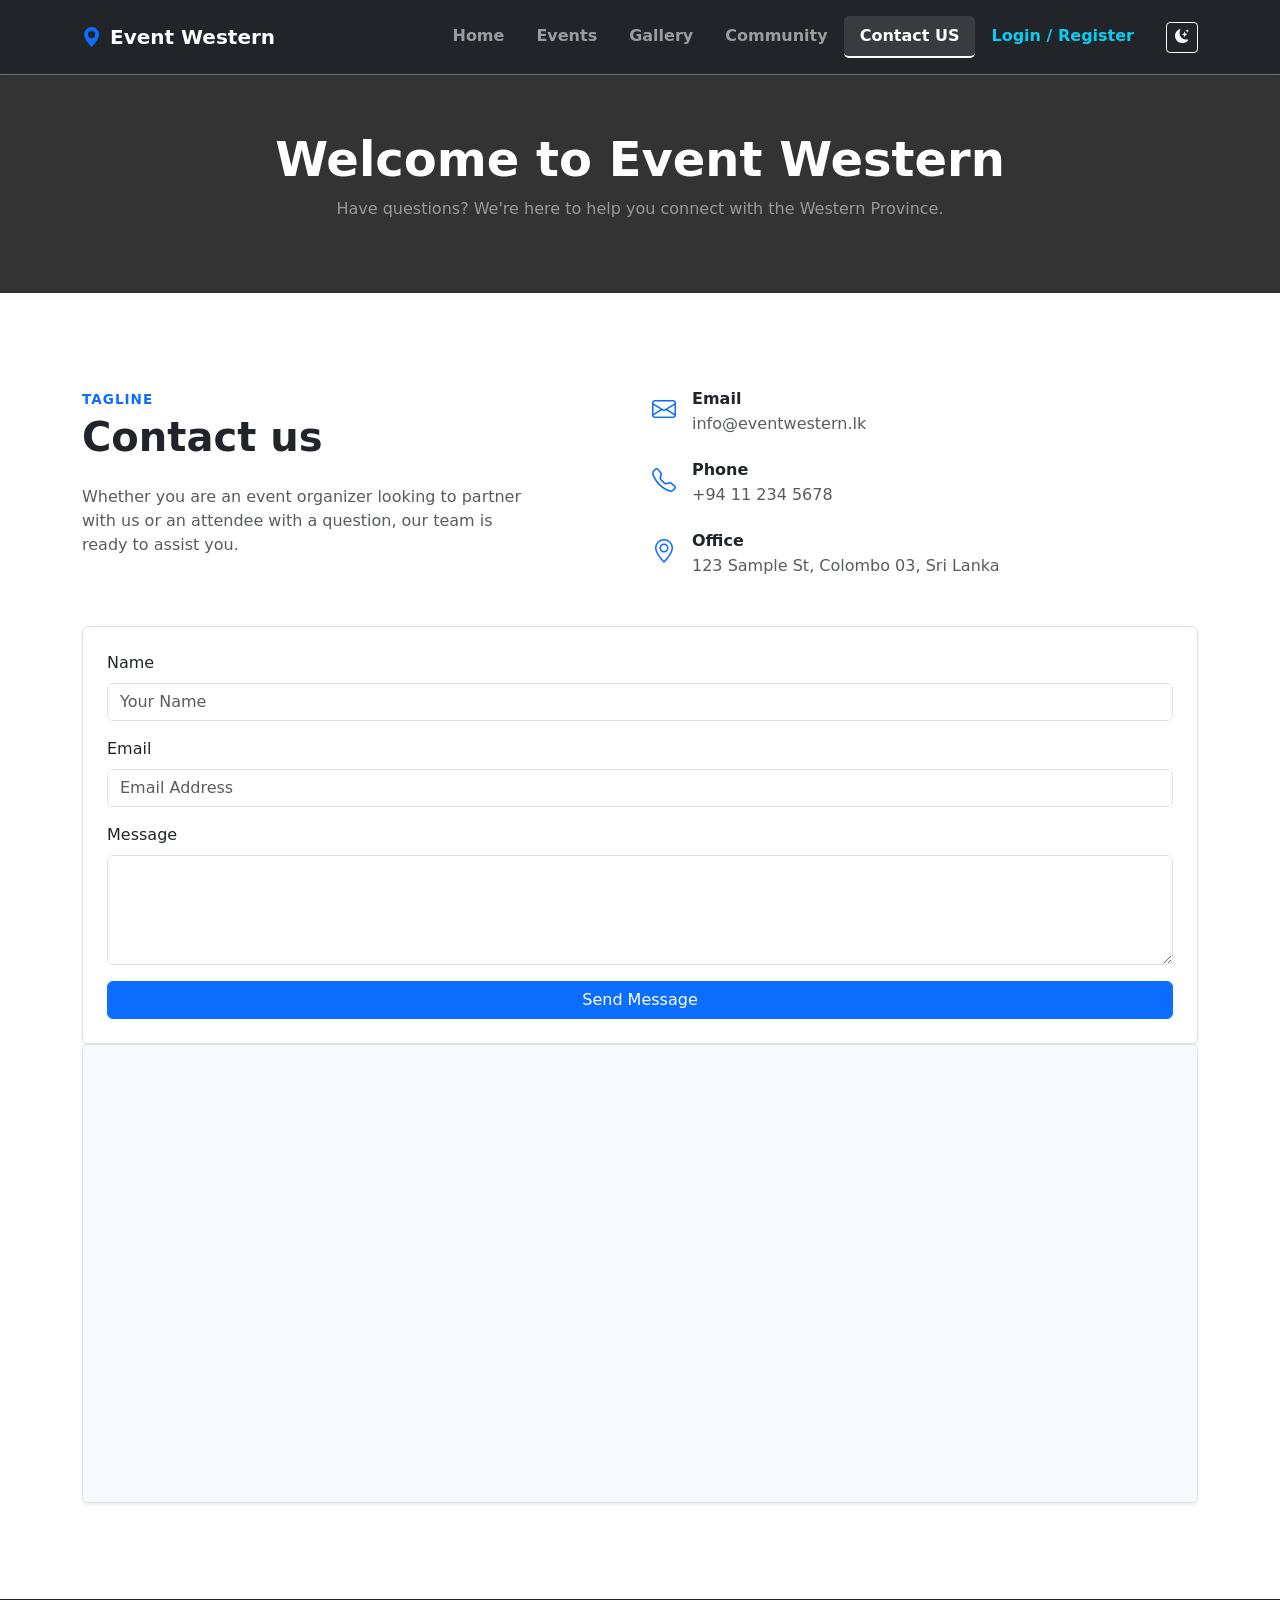
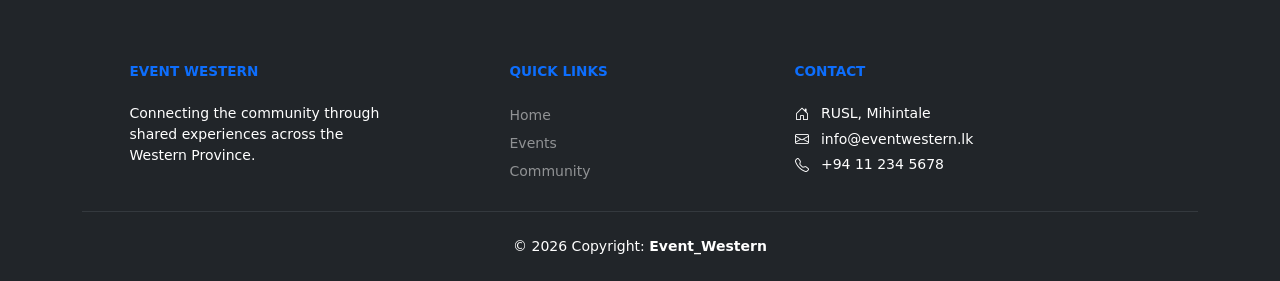
<file: frontend/contact.html>
<!DOCTYPE html>
<html lang="en">
<head>
    <meta charset="UTF-8">
    <meta name="viewport" content="width=device-width, initial-scale=1.0">
    <title>Contact Us | Event Western</title>
    <link href="https://cdn.jsdelivr.net/npm/bootstrap@5.3.0/dist/css/bootstrap.min.css" rel="stylesheet">
    <link rel="stylesheet" href="https://cdn.jsdelivr.net/npm/bootstrap-icons@1.11.1/font/bootstrap-icons.css">
    <link href="https://unpkg.com/aos@2.3.1/dist/aos.css" rel="stylesheet">
    <link rel="stylesheet" href="../css/style.css">
</head>
<body>

 <nav class="navbar navbar-expand-lg navbar-dark bg-dark sticky-top shadow-sm py-3">
    <div class="container">
        <a class="navbar-brand fw-bold d-flex align-items-center" href="index.html">
            <i class="bi bi-geo-alt-fill text-primary me-2"></i>Event Western
        </a>
        
        <button class="navbar-toggler" type="button" data-bs-toggle="collapse" data-bs-target="#navbarNav">
            <span class="navbar-toggler-icon"></span>
        </button>
        
        <div class="collapse navbar-collapse justify-content-end" id="navbarNav">
            <ul class="navbar-nav">
                <li class="nav-item"><a class="nav-link px-3 fw-bold" href="index.html">Home</a></li>
                <li class="nav-item"><a class="nav-link px-3 fw-bold" href="events.html">Events</a></li>
                <li class="nav-item"><a class="nav-link px-3 fw-bold" href="gallery.html">Gallery</a></li>
                <li class="nav-item"><a class="nav-link px-3 fw-bold" href="community.html">Community</a></li>
                <li class="nav-item"><a class="nav-link px-3 fw-bold active" href="contact.html">Contact US</a></li>
                <li class="nav-item"><a class="nav-link px-3 fw-bold text-info" href="auth/login.html">Login / Register</a></li>
                <li class="nav-item d-flex align-items-center ms-lg-3 mt-2 mt-lg-0">
                    <button class="btn btn-outline-light btn-sm" id="themeToggle" aria-label="Toggle Dark Mode">
                        <i class="bi bi-moon-stars-fill"></i>
                    </button>
                </li>
            </ul>
        </div>
    </div>
</nav>

    <header class="bg-dark text-white text-center py-5 border-top border-secondary" data-aos="fade-down">
        <div class="container py-2">
            <h1 class="display-5 fw-bold mb-2">Welcome to Event Western</h1>
            <p class="text-white-50">Have questions? We're here to help you connect with the Western Province.</p>
        </div>
    </header>

    <main class="container my-5 py-5">
        <div class="row mb-5">
            <div class="col-md-6" data-aos="fade-right">
                <p class="text-primary fw-bold text-uppercase mb-1" style="letter-spacing: 1px;">Tagline</p>
                <h2 class="display-6 fw-bold mb-4">Contact us</h2>
                <p class="text-muted" style="max-width: 450px;">
                    Whether you are an event organizer looking to partner with us or an attendee with a question, our team is ready to assist you.
                </p>
            </div>

            <div class="col-md-6 mt-4 mt-md-0 d-flex flex-column gap-4" data-aos="fade-left">
                <div class="d-flex align-items-start gap-3">
                    <i class="bi bi-envelope fs-4 text-primary"></i>
                    <div>
                        <h6 class="fw-bold mb-1">Email</h6>
                        <p class="mb-0 text-muted">info@eventwestern.lk</p>
                    </div>
                </div>
                <div class="d-flex align-items-start gap-3">
                    <i class="bi bi-telephone fs-4 text-primary"></i>
                    <div>
                        <h6 class="fw-bold mb-1">Phone</h6>
                        <p class="mb-0 text-muted">+94 11 234 5678</p>
                    </div>
                </div>
                <div class="d-flex align-items-start gap-3">
                    <i class="bi bi-geo-alt fs-4 text-primary"></i>
                    <div>
                        <h6 class="fw-bold mb-1">Office</h6>
                        <p class="mb-0 text-muted">123 Sample St, Colombo 03, Sri Lanka</p>
                    </div>
                </div>
            </div>
        </div>
<form id="contactForm" class="p-4 shadow-sm border rounded" data-aos="fade-up" onsubmit="event.preventDefault(); alert('Message sent simulated!');">
    <div class="mb-3">
        <label class="form-label">Name</label>
        <input type="text" name="name" class="form-control" placeholder="Your Name" required>
    </div>
    <div class="mb-3">
        <label class="form-label">Email</label>
        <input type="email" name="email" class="form-control" placeholder="Email Address" required>
    </div>
    <div class="mb-3">
        <label class="form-label">Message</label>
        <textarea name="message" class="form-control" rows="4" required></textarea>
    </div>
    <button type="submit" name="contact_submit" class="btn btn-primary w-100">Send Message</button>
</form>
        <div class="row">
            <div class="col-12">
                <div class="bg-light rounded shadow-sm overflow-hidden" style="min-height: 450px;" data-aos="zoom-in" data-aos-delay="200">
                    <iframe 
    id="contactMap"
    src="https://www.google.com/maps/embed?pb=!1m14!1m12!1m3!1d507000.0!2d80.0!3d6.84!2m3!1f0!2f0!3f0!3m2!1i1024!2i768!4f13.1!5e0!3m2!1sen!2slk!4v1711111111111" 
    width="100%" 
    height="450" 
    style="border:0;" 
    allowfullscreen="" 
    loading="lazy">
</iframe>
                </div>
            </div>
        </div>
    </main>

    <footer class="bg-dark text-white pt-5 pb-4">
        <div class="container text-center text-md-start">
            <div class="row">
                <div class="col-md-3 mx-auto mt-3">
                    <h5 class="text-uppercase mb-4 font-weight-bold text-primary">Event Western</h5>
                    <p class="small">Connecting the community through shared experiences across the Western Province.</p>
                </div>
                <div class="col-md-2 mx-auto mt-3">
                    <h5 class="text-uppercase mb-4 font-weight-bold text-primary">Quick Links</h5>
                    <p class="mb-1"><a href="index.html" class="text-white-50 text-decoration-none small">Home</a></p>
                    <p class="mb-1"><a href="events.html" class="text-white-50 text-decoration-none small">Events</a></p>
                    <p class="mb-1"><a href="community.html" class="text-white-50 text-decoration-none small">Community</a></p>
                </div>
                <div class="col-md-4 mx-auto mt-3">
                    <h5 class="text-uppercase mb-4 font-weight-bold text-primary">Contact</h5>
                    <p class="small mb-1"><i class="bi bi-house-door me-2"></i> RUSL, Mihintale</p>
                    <p class="small mb-1"><i class="bi bi-envelope me-2"></i> info@eventwestern.lk</p>
                    <p class="small mb-1"><i class="bi bi-telephone me-2"></i> +94 11 234 5678</p>
                </div>
            </div>
            <hr class="my-4 border-secondary">
            <div class="text-center">
                <p class="small mb-0">© 2026 Copyright: <strong>Event_Western</strong></p>
            </div>
        </div>
    </footer>

    <script src="https://cdn.jsdelivr.net/npm/bootstrap@5.3.0/dist/js/bootstrap.bundle.min.js"></script>
    <script src="https://unpkg.com/aos@2.3.1/dist/aos.js"></script>
    <script src="../js/script.js"></script>
</body>
</html>
</file>
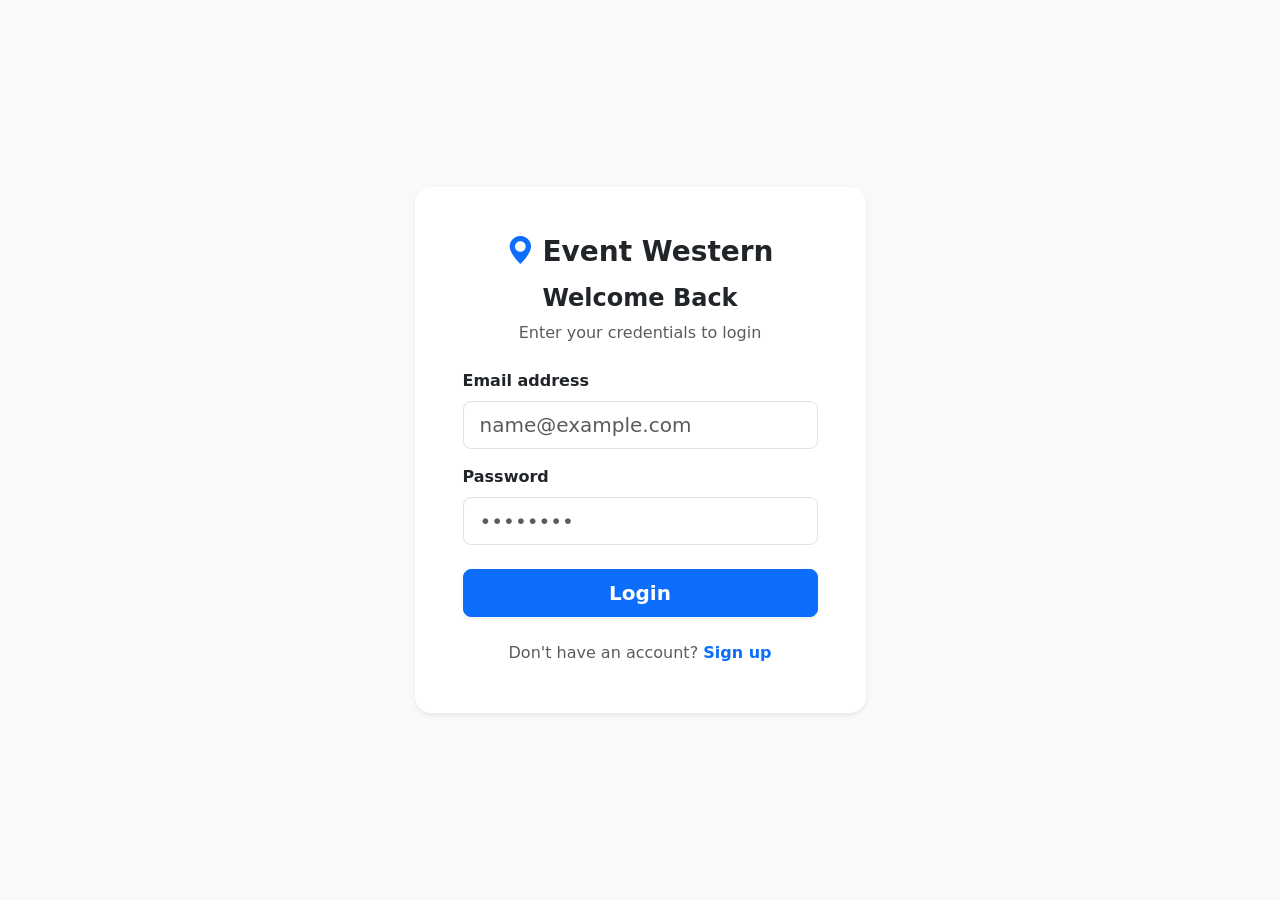
<file: frontend/auth/login.html>
<!DOCTYPE html>
<html lang="en">
<head>
    <meta charset="UTF-8">
    <meta name="viewport" content="width=device-width, initial-scale=1.0">
    <title>Login | Event Western</title>
    <link href="https://cdn.jsdelivr.net/npm/bootstrap@5.3.0/dist/css/bootstrap.min.css" rel="stylesheet">
    <link rel="stylesheet" href="https://cdn.jsdelivr.net/npm/bootstrap-icons@1.11.1/font/bootstrap-icons.css">
    <link rel="stylesheet" href="../../css/style.css">
</head>
<body class="bg-light d-flex align-items-center justify-content-center" style="min-height: 100vh;">
    <div class="container">
        <div class="row justify-content-center">
            <div class="col-md-6 col-lg-5">
                <div class="card shadow-sm border-0 rounded-4">
                    <div class="card-body p-5">
                        <div class="text-center mb-4">
                            <a href="../index.html" class="text-decoration-none h3 fw-bold text-dark d-flex align-items-center justify-content-center mb-3">
                                <i class="bi bi-geo-alt-fill text-primary me-2"></i>Event Western
                            </a>
                            <h4 class="fw-bold">Welcome Back</h4>
                            <p class="text-muted">Enter your credentials to login</p>
                        </div>

                        <form method="POST" action="">
                            <div class="mb-3">
                                <label class="form-label fw-semibold">Email address</label>
                                <input type="email" name="email" class="form-control form-control-lg" placeholder="name@example.com" required>
                            </div>
                            <div class="mb-4">
                                <label class="form-label fw-semibold">Password</label>
                                <input type="password" name="password" class="form-control form-control-lg" placeholder="••••••••" required>
                            </div>
                            <button type="button" class="btn btn-primary btn-lg w-100 fw-bold shadow-sm">Login</button>
                        </form>

                        <div class="text-center mt-4 text-muted">
                            Don't have an account? <a href="register.html" class="text-primary text-decoration-none fw-semibold">Sign up</a>
                        </div>
                    </div>
                </div>
            </div>
        </div>
    </div>
</body>
</html>
</file>
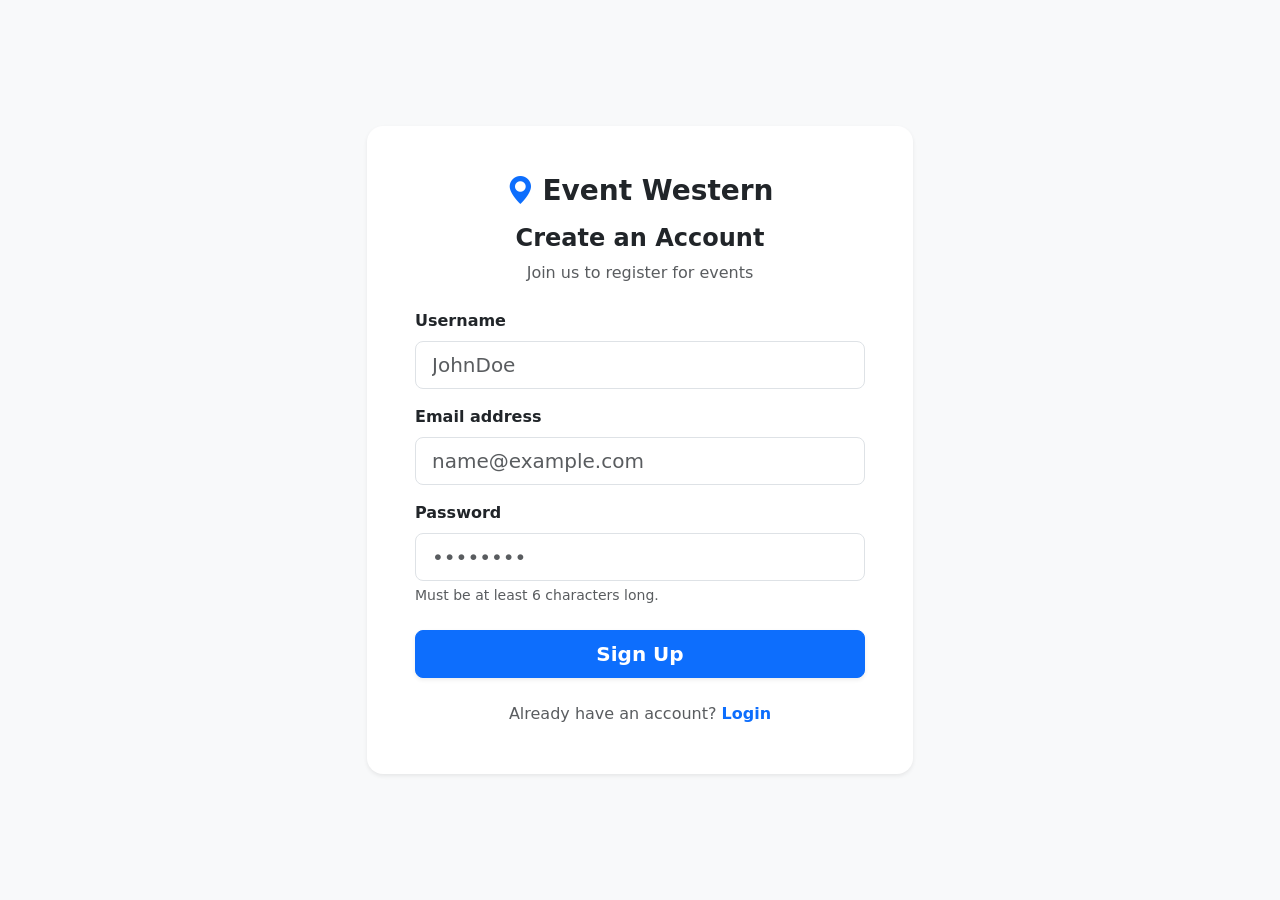
<file: frontend/auth/register.html>
<!DOCTYPE html>
<html lang="en">
<head>
    <meta charset="UTF-8">
    <meta name="viewport" content="width=device-width, initial-scale=1.0">
    <title>Register | Event Western</title>
    <link href="https://cdn.jsdelivr.net/npm/bootstrap@5.3.0/dist/css/bootstrap.min.css" rel="stylesheet">
    <link rel="stylesheet" href="https://cdn.jsdelivr.net/npm/bootstrap-icons@1.11.1/font/bootstrap-icons.css">
    <link rel="stylesheet" href="../../css/style.css">
</head>
<body class="bg-light d-flex align-items-center justify-content-center" style="min-height: 100vh;">
    <div class="container">
        <div class="row justify-content-center py-5">
            <div class="col-md-7 col-lg-6">
                <div class="card shadow-sm border-0 rounded-4">
                    <div class="card-body p-5">
                        <div class="text-center mb-4">
                            <a href="../index.html" class="text-decoration-none h3 fw-bold text-dark d-flex align-items-center justify-content-center mb-3">
                                <i class="bi bi-geo-alt-fill text-primary me-2"></i>Event Western
                            </a>
                            <h4 class="fw-bold">Create an Account</h4>
                            <p class="text-muted">Join us to register for events</p>
                        </div>

                        <form method="POST" action="" onsubmit="return validateForm(); event.preventDefault();">
                            <div class="mb-3">
                                <label class="form-label fw-semibold">Username</label>
                                <input type="text" name="username" id="username" class="form-control form-control-lg" placeholder="JohnDoe" required>
                            </div>
                            <div class="mb-3">
                                <label class="form-label fw-semibold">Email address</label>
                                <input type="email" name="email" id="email" class="form-control form-control-lg" placeholder="name@example.com" required>
                            </div>
                            <div class="mb-4">
                                <label class="form-label fw-semibold">Password</label>
                                <input type="password" name="password" id="password" class="form-control form-control-lg" placeholder="••••••••" required>
                                <div class="form-text" id="passwordError">Must be at least 6 characters long.</div>
                            </div>
                            <button type="submit" class="btn btn-primary btn-lg w-100 fw-bold shadow-sm">Sign Up</button>
                        </form>
                        
                        <div class="text-center mt-4 text-muted">
                            Already have an account? <a href="login.html" class="text-primary text-decoration-none fw-semibold">Login</a>
                        </div>
                    </div>
                </div>
            </div>
        </div>
    </div>
    <script>
        function validateForm() {
            const pwd = document.getElementById('password').value;
            if(pwd.length < 6) {
                document.getElementById('passwordError').classList.add('text-danger');
                return false;
            }
            return true;
        }
    </script>
</body>
</html>
</file>
<file: css/style.css>
.carousel-item img {

    object-fit: cover;
    border-radius: 10px;
}

@media (max-width: 768px) {
    .carousel-item img {
        height: 250px;
    }
}


.testimonials img {
    width: 100px !important;

    height: 100px !important;

    object-fit: cover !important;
    border-radius: 50% !important;
    border: 3px solid #fff;
    margin: 0 auto;
}

@media (max-width: 576px) {
    .testimonials img {
        width: 80px !important;
        height: 80px !important;
    }
}

footer a:hover {
    color: #0d6efd !important;
    transition: 0.3s;
}

footer .bi {
    vertical-align: middle;
}

.navbar {
    z-index: 1050 !important;
}

.input-group .btn-outline-secondary {
    border-left: 1px solid #dee2e6;
}

.dropdown-item.active {
    background-color: #0d6efd;
}

.gallery-img {
    transition: transform 0.3s ease;
}

.gallery-item:hover .gallery-img {
    transform: scale(1.08);
}

.gallery-item .card {
    cursor: pointer;
}


.community-section {
    padding: 80px 0;
}

.feature-image-placeholder {
    background-color: #f0f0f0;
    border: 1px solid #e0e0e0;
    transition: transform 0.3s ease;
    display: flex;
    align-items: center;
    justify-content: center;
    min-height: 350px;
}

.feature-image-placeholder:hover {
    transform: scale(1.02);
}

.stats-box {
    border-radius: 8px;
    border: 2px dashed #cccccc;
    height: 100px;
    display: flex;
    align-items: center;
    justify-content: center;
    background-color: #fdfdfd;
}

.feature-heading {
    font-size: 2.25rem;
    font-weight: 800;
    line-height: 1.2;
    color: #212529;
}

.feature-tagline-icon {
    color: #0d6efd;
    font-size: 1.8rem;
    margin-bottom: 10px;
}

@media (max-width: 768px) {
    .feature-heading {
        font-size: 1.75rem;
    }

    .community-section {
        padding: 40px 0;
    }

    .feature-text-container {
        text-align: center;
        margin-top: 20px;
    }
}

.nav-link.active {
    color: #ffffff !important;
    background-color: rgba(255, 255, 255, 0.1);
    border-radius: 5px;
}


header.bg-dark {
    background-color: #333333 !important;
}

.text-primary.text-uppercase {
    font-size: 0.85rem;
    font-weight: 700;
    color: #0d6efd !important;
}

main.container {
    padding-top: 80px;
    padding-bottom: 80px;
}

.bi.fs-4 {
    color: #0d6efd;
    margin-top: 3px;
}

.bg-light.rounded.shadow-sm {
    border: 1px solid #dee2e6;
    background-color: #f8f9fa !important;
}

@media (max-width: 768px) {
    main.container {
        padding-top: 40px;
        padding-bottom: 40px;
    }

    h2.display-6 {
        font-size: 2rem;
    }
}

.nav-link.active {
    font-weight: bold;
    border-bottom: 2px solid #fff;
}

footer .bi {
    transition: transform 0.3s ease;
}

footer .bi:hover {
    transform: scale(1.2);
    color: #0d6efd !important;
}

[data-bs-theme="dark"] body {
    background-color: #121212 !important;
    color: #f8f9fa !important;
}

[data-bs-theme="dark"] .bg-light,
[data-bs-theme="dark"] .bg-white {
    background-color: #1e1e1e !important;
}

[data-bs-theme="dark"] .text-dark {
    color: #f8f9fa !important;
}

[data-bs-theme="dark"] .card,
[data-bs-theme="dark"] .feature-image-placeholder,
[data-bs-theme="dark"] .stats-box {
    background-color: #1e1e1e !important;
    border-color: #333 !important;
    color: #f8f9fa;
}

[data-bs-theme="dark"] .feature-heading {
    color: #f8f9fa;
}

[data-bs-theme="dark"] .modal-content,
[data-bs-theme="dark"] .dropdown-menu {
    background-color: #1e1e1e;
    color: #f8f9fa;
}

[data-bs-theme="dark"] input.form-control,
[data-bs-theme="dark"] textarea.form-control {
    background-color: #2b2b2b;
    color: #f8f9fa;
    border-color: #444;
}

[data-bs-theme="dark"] .input-group-text,
[data-bs-theme="dark"] .btn-outline-secondary {
    background-color: #1e1e1e;
    color: #f8f9fa;
    border-color: #444;
}

[data-bs-theme="dark"] .stats-box {
    background-color: #1e1e1e;
    border-color: #444;
}

[data-bs-theme="dark"] .search-form {
    background-color: #2b3035 !important;
    border: 1px solid #495057 !important;
}

.hero-section {
    padding-top: 60px;
    padding-bottom: 40px;
}

.typing-cursor {
    font-weight: bold;
    color: #0d6efd;
    animation: blink 1s step-end infinite;
}

@keyframes blink {
    50% {
        opacity: 0;
    }
}

.countdown-card {
    background: linear-gradient(135deg, #0d6efd 0%, #0056b3 100%) !important;
    box-shadow: 0 10px 20px rgba(13, 110, 253, 0.2) !important;
}

[data-bs-theme="dark"] .countdown-card {
    background: linear-gradient(135deg, #0043a8 0%, #002255 100%) !important;
    box-shadow: 0 10px 20px rgba(0, 0, 0, 0.5) !important;
}

.trending-item:hover {
    background-color: #f8f9fa;
}

[data-bs-theme="dark"] .trending-item:hover {
    background-color: #2b3035 !important;
}

.like-btn i {
    transition: transform 0.2s ease, color 0.2s ease;
}

.like-btn:active i {
    transform: scale(1.3);
}
</file>
